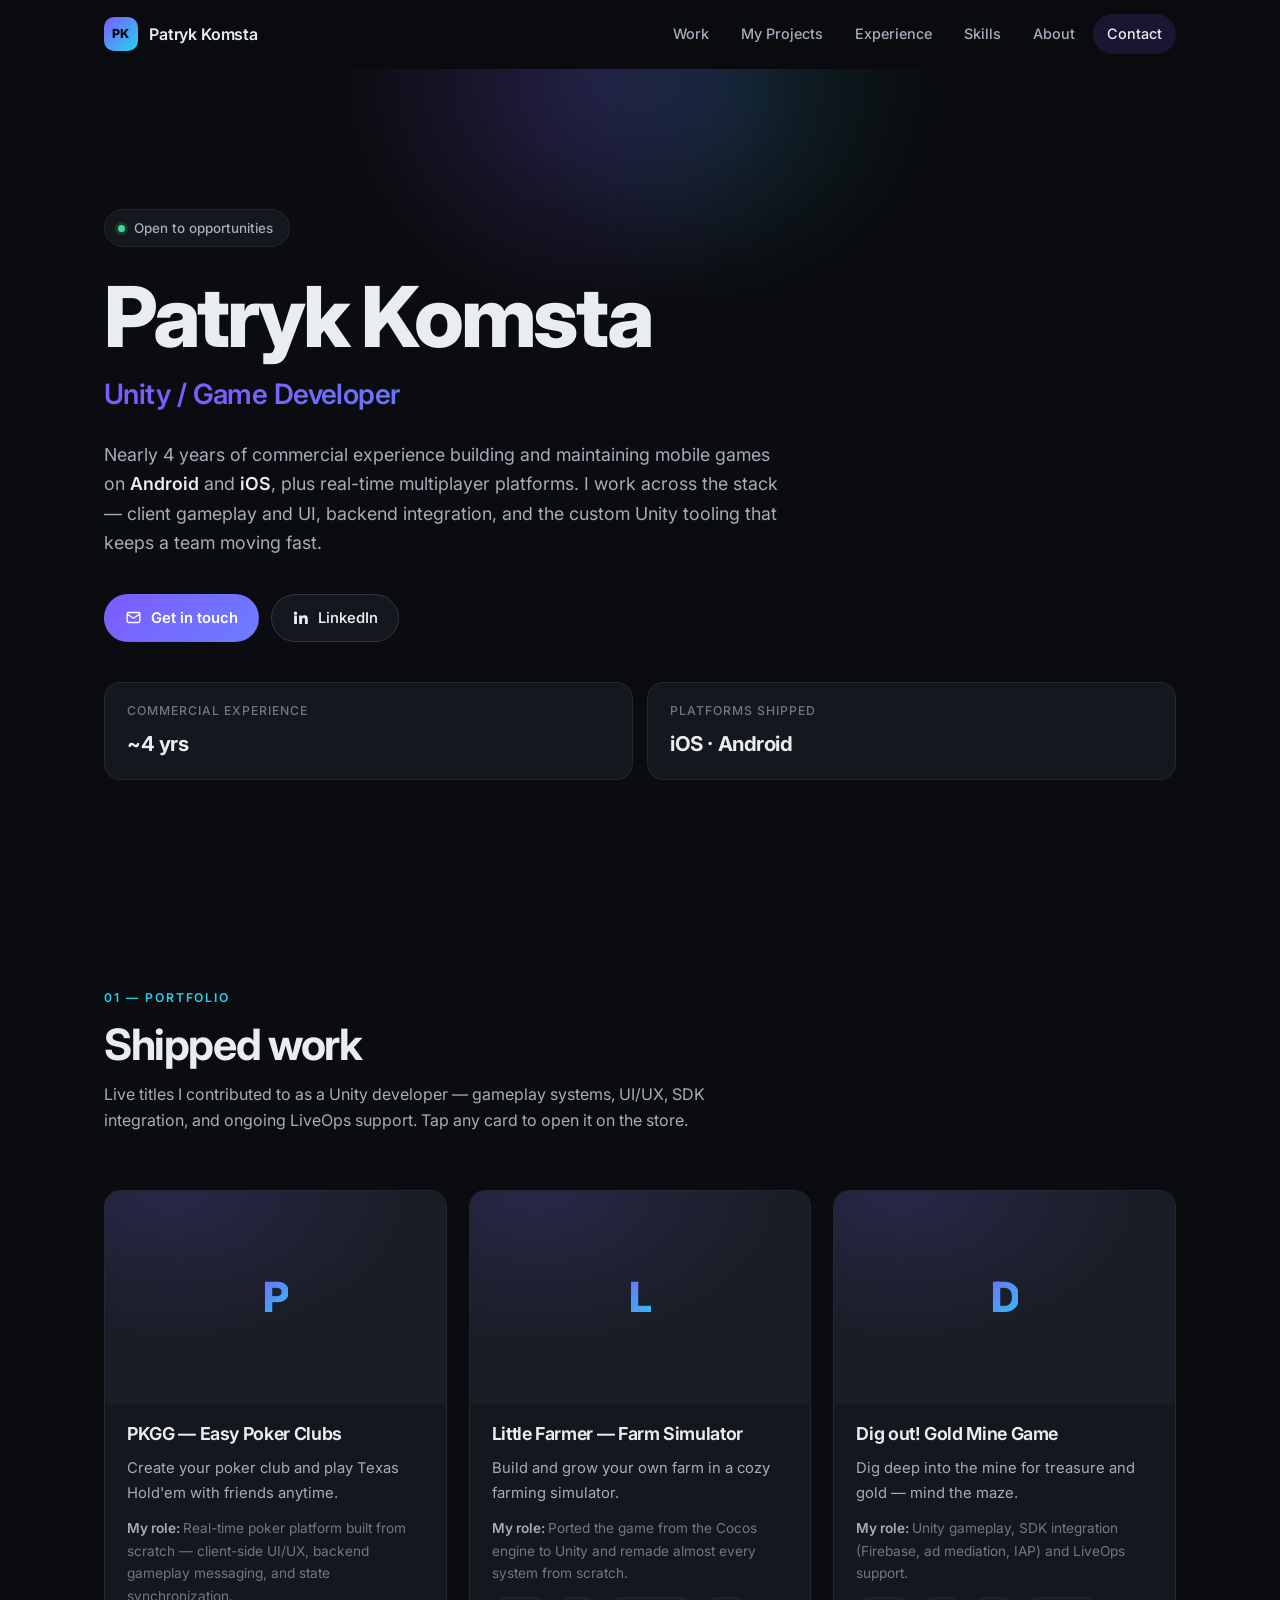
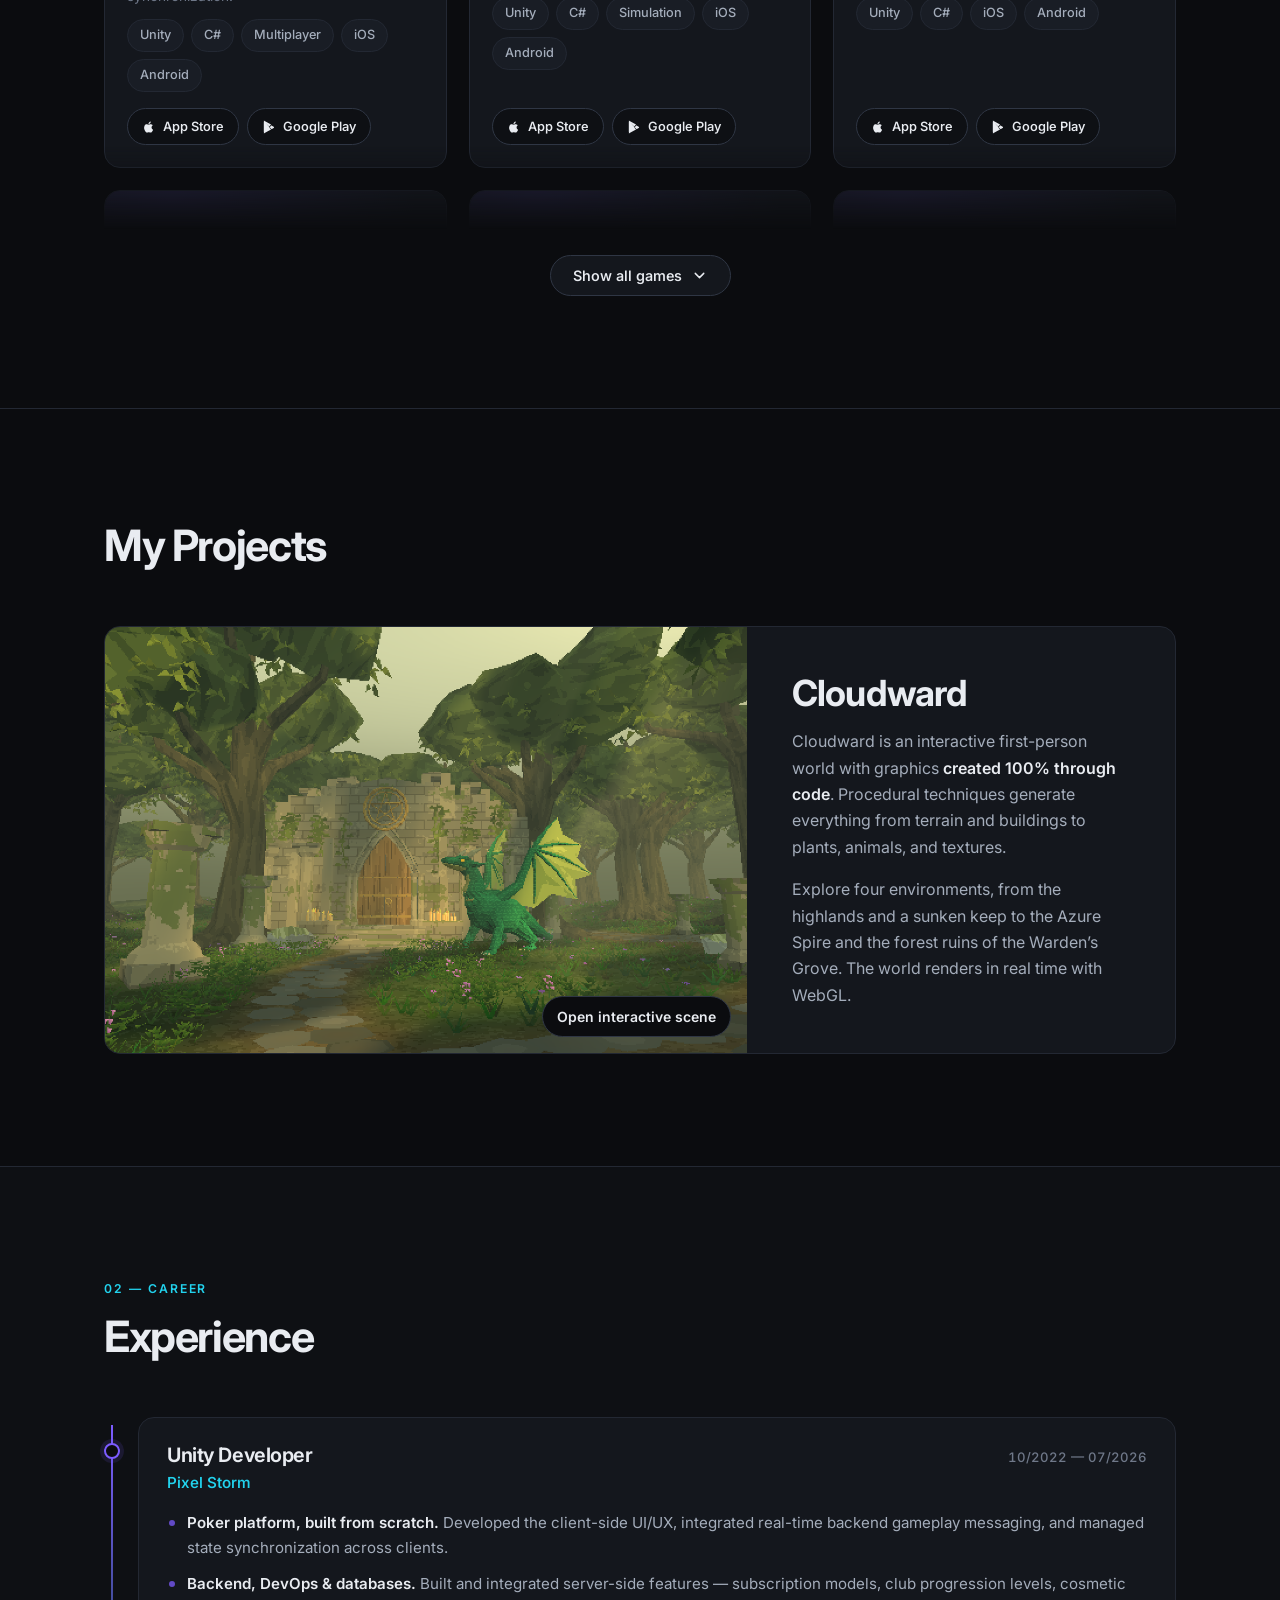
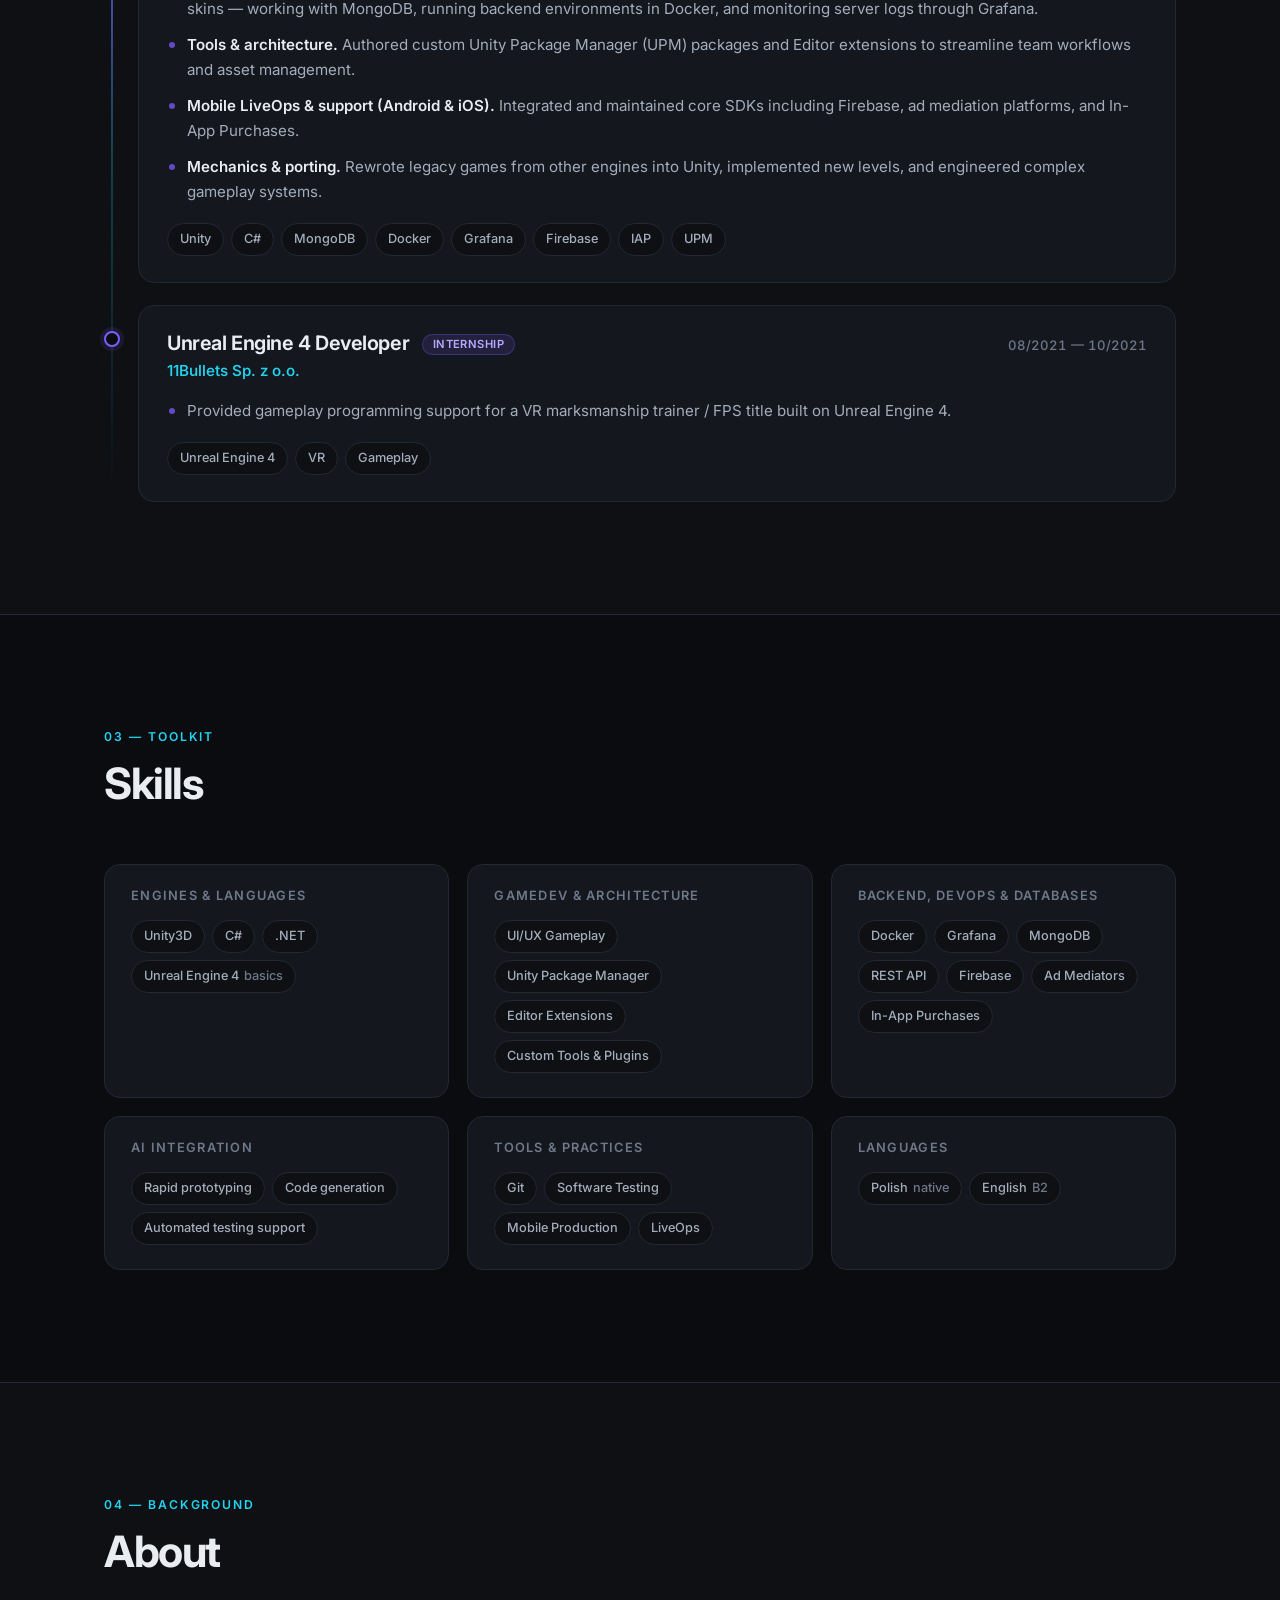
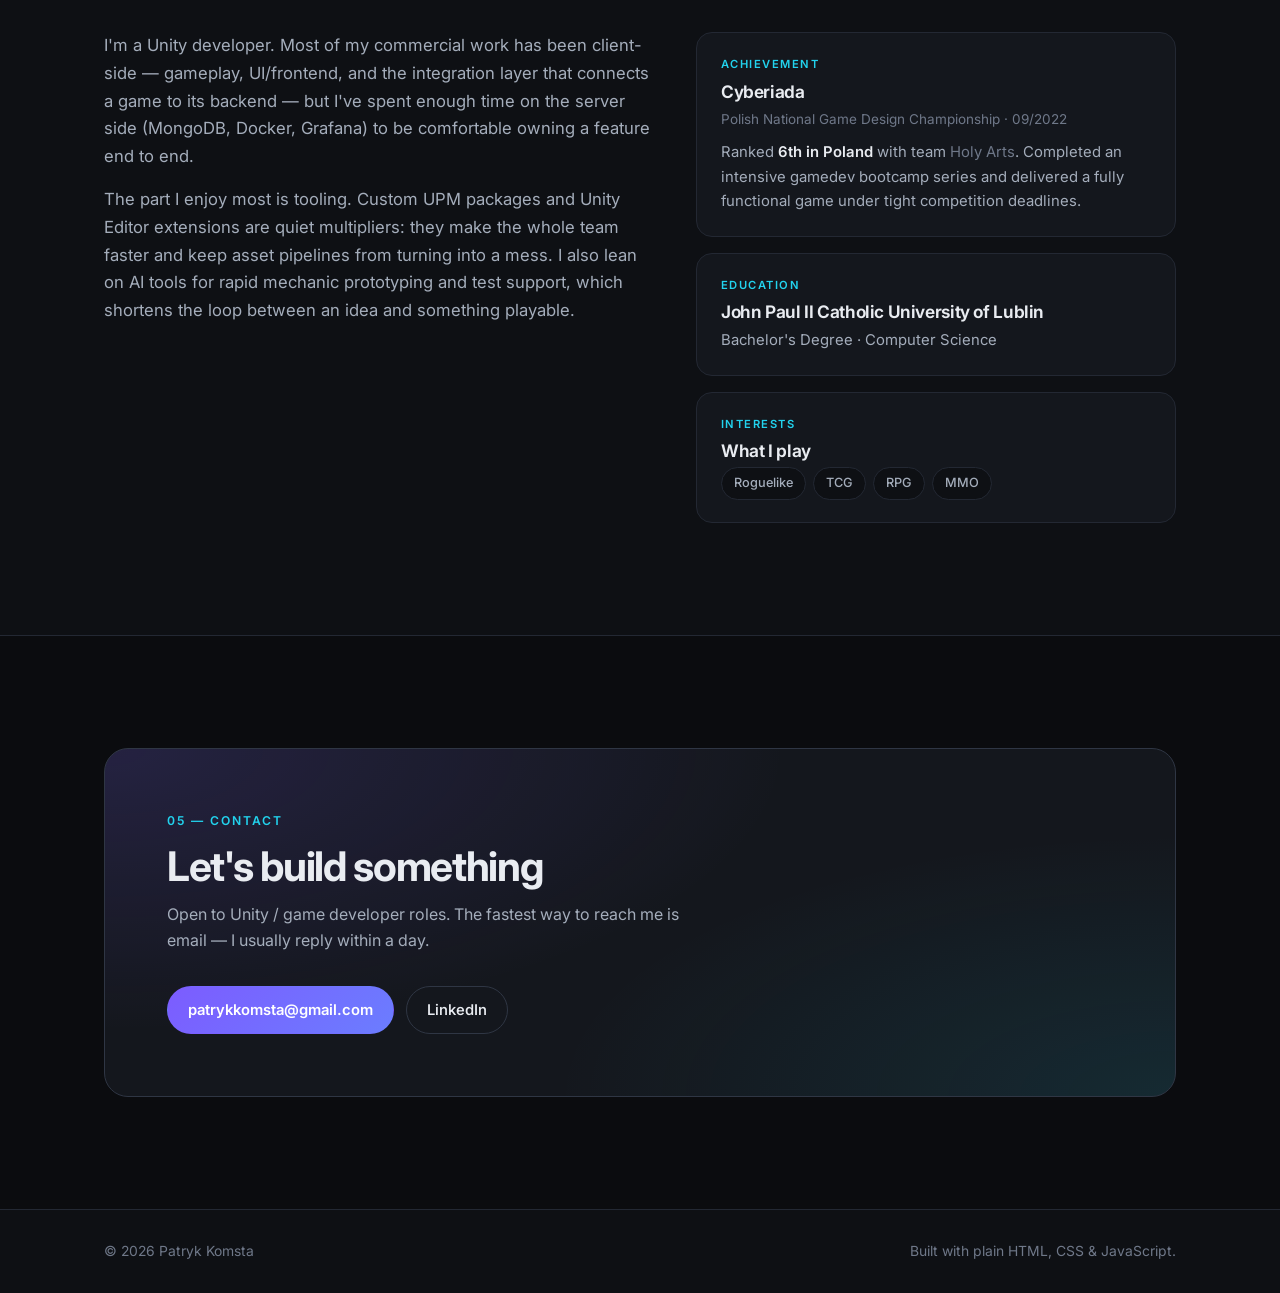
<file: index.html>
<!DOCTYPE html>
<html lang="en">
<head>
<meta charset="utf-8">
<meta name="viewport" content="width=device-width, initial-scale=1">
<title>Patryk Komsta — Unity / Game Developer</title>
<meta name="description" content="Unity / Game Developer with ~4 years of commercial experience shipping mobile games on Android and iOS, real-time multiplayer platforms, and custom Unity tooling.">
<meta name="author" content="Patryk Komsta">
<meta name="theme-color" content="#0b0c0f">

<meta property="og:type" content="website">
<meta property="og:title" content="Patryk Komsta — Unity / Game Developer">
<meta property="og:description" content="Mobile games on Android & iOS, real-time multiplayer platforms, custom Unity tooling.">
<meta property="og:url" content="https://pkomsta.github.io/Portfolio/">
<meta name="twitter:card" content="summary_large_image">

<link rel="preconnect" href="https://fonts.googleapis.com">
<link rel="preconnect" href="https://fonts.gstatic.com" crossorigin>
<link href="https://fonts.googleapis.com/css2?family=Inter:wght@400;500;600;700;800&display=swap" rel="stylesheet">
<link rel="stylesheet" href="assets/css/styles.css">
</head>
<body>
<a class="skip-link" href="#main">Skip to content</a>

<header class="site-header" id="siteHeader">
  <div class="wrap header-inner">
    <a class="brand" href="#top">
      <span class="brand-mark" aria-hidden="true">PK</span>
      <span class="brand-text">Patryk Komsta</span>
    </a>
    <nav class="nav" aria-label="Section navigation">
      <a href="#work">Work</a>
      <a href="#projects">My Projects</a>
      <a href="#experience">Experience</a>
      <a href="#skills">Skills</a>
      <a href="#about">About</a>
      <a href="#contact">Contact</a>
    </nav>
    <button class="nav-toggle" id="navToggle" aria-expanded="false" aria-controls="siteHeader" aria-label="Toggle navigation">
      <span></span><span></span><span></span>
    </button>
  </div>
</header>

<main id="main">

  <!-- ── Hero ─────────────────────────────────────────────── -->
  <section class="hero" id="top">
    <div class="hero-glow" aria-hidden="true"></div>
    <div class="wrap hero-inner">
      <p class="eyebrow reveal">
        <span class="status-dot" aria-hidden="true"></span>
        Open to opportunities
      </p>
      <h1 class="reveal">Patryk&nbsp;Komsta</h1>
      <p class="role reveal">Unity&nbsp;/ Game Developer</p>
      <p class="lede reveal">
        Nearly 4 years of commercial experience building and maintaining mobile games on
        <strong>Android</strong> and <strong>iOS</strong>, plus real-time multiplayer platforms.
        I work across the stack — client gameplay and UI, backend integration, and the custom
        Unity tooling that keeps a team moving fast.
      </p>

      <div class="cta-row reveal">
        <a class="btn btn-primary" href="mailto:patrykkomsta@gmail.com">
          <svg viewBox="0 0 24 24" aria-hidden="true"><path d="M3 7l9 6 9-6M3 7v10a2 2 0 002 2h14a2 2 0 002-2V7a2 2 0 00-2-2H5a2 2 0 00-2 2z"/></svg>
          Get in touch
        </a>
        <a class="btn" href="https://www.linkedin.com/in/patryk-komsta-7942a824a" target="_blank" rel="noopener noreferrer">
          <svg class="glyph" viewBox="0 0 24 24" aria-hidden="true"><path d="M4.98 3.5a2.5 2.5 0 11-.02 5 2.5 2.5 0 01.02-5zM3 9h4v12H3zM10 9h3.8v1.7h.05A4.2 4.2 0 0117.6 8.7c4 0 4.7 2.5 4.7 5.9V21h-4v-5.6c0-1.4 0-3.1-1.9-3.1s-2.2 1.5-2.2 3V21h-4z"/></svg>
          LinkedIn
        </a>
      </div>

      <dl class="stats reveal">
        <div class="stat"><dt>Commercial experience</dt><dd>~4 yrs</dd></div>
        <div class="stat"><dt>Platforms shipped</dt><dd>iOS · Android</dd></div>
      </dl>
    </div>
  </section>

  <!-- ── Shipped work ─────────────────────────────────────── -->
  <section class="section" id="work">
    <div class="wrap">
      <header class="section-head reveal">
        <span class="section-kicker">01 — Portfolio</span>
        <h2>Shipped work</h2>
        <p class="section-sub">
          Live titles I contributed to as a Unity developer — gameplay systems, UI/UX,
          SDK integration, and ongoing LiveOps support. Tap any card to open it on the store.
        </p>
      </header>

      <div class="app-showcase is-collapsed" id="appShowcase">
        <div class="app-grid" id="appGrid">
          <!-- Rendered from assets/js/apps.js -->
        </div>
      </div>

      <div class="showcase-toggle-wrap" id="showcaseToggleWrap" hidden>
        <button class="showcase-toggle" id="showcaseToggle" type="button" aria-expanded="false" aria-controls="appGrid">
          <span class="toggle-label">Show all games</span>
          <svg class="toggle-chevron" viewBox="0 0 24 24" aria-hidden="true"><path d="M6 9l6 6 6-6"/></svg>
        </button>
      </div>

      <p class="grid-empty" id="gridEmpty" hidden>
        No apps listed yet — add entries to <code>assets/js/apps.js</code>.
      </p>
    </div>
  </section>

  <!-- ── Personal projects ────────────────────────────────── -->
  <section class="section projects" id="projects" aria-labelledby="projectsTitle">
    <div class="wrap">
      <header class="section-head">
        <h2 id="projectsTitle">My Projects</h2>
      </header>

      <article class="project-card">
        <a class="project-preview" href="projects/cloudward/index.html?map=grove" aria-label="Open the interactive Cloudward scene">
          <img src="projects/cloudward/preview.png" width="1100" height="730" loading="lazy" decoding="async"
               alt="An emerald dragon stands beside candlelit abbey ruins in a forest">
          <span class="project-action">Open interactive scene</span>
        </a>
        <div class="project-body">
          <h3>Cloudward</h3>
          <p>
            Cloudward is an interactive first-person world with graphics <strong>created 100% through code</strong>.
            Procedural techniques generate everything from terrain and buildings to plants, animals, and textures.
          </p>
          <p>Explore four environments, from the highlands and a sunken keep to the Azure Spire and the forest ruins of the Warden’s Grove. The world renders in real time with WebGL.</p>
        </div>
      </article>
    </div>
  </section>

  <!-- ── Experience ───────────────────────────────────────── -->
  <section class="section section-alt" id="experience">
    <div class="wrap">
      <header class="section-head reveal">
        <span class="section-kicker">02 — Career</span>
        <h2>Experience</h2>
      </header>

      <ol class="timeline">
        <li class="tl-item reveal">
          <div class="tl-marker" aria-hidden="true"></div>
          <div class="tl-card">
            <div class="tl-top">
              <div>
                <h3>Unity Developer</h3>
                <p class="tl-company">Pixel Storm</p>
              </div>
              <span class="tl-date">10/2022 — 07/2026</span>
            </div>
            <ul class="tl-points">
              <li><strong>Poker platform, built from scratch.</strong> Developed the client-side UI/UX, integrated real-time backend gameplay messaging, and managed state synchronization across clients.</li>
              <li><strong>Backend, DevOps &amp; databases.</strong> Built and integrated server-side features — subscription models, club progression levels, cosmetic skins — working with MongoDB, running backend environments in Docker, and monitoring server logs through Grafana.</li>
              <li><strong>Tools &amp; architecture.</strong> Authored custom Unity Package Manager (UPM) packages and Editor extensions to streamline team workflows and asset management.</li>
              <li><strong>Mobile LiveOps &amp; support (Android &amp; iOS).</strong> Integrated and maintained core SDKs including Firebase, ad mediation platforms, and In-App Purchases.</li>
              <li><strong>Mechanics &amp; porting.</strong> Rewrote legacy games from other engines into Unity, implemented new levels, and engineered complex gameplay systems.</li>
            </ul>
            <div class="chips">
              <span class="chip">Unity</span><span class="chip">C#</span><span class="chip">MongoDB</span>
              <span class="chip">Docker</span><span class="chip">Grafana</span><span class="chip">Firebase</span>
              <span class="chip">IAP</span><span class="chip">UPM</span>
            </div>
          </div>
        </li>

        <li class="tl-item reveal">
          <div class="tl-marker" aria-hidden="true"></div>
          <div class="tl-card">
            <div class="tl-top">
              <div>
                <h3>Unreal Engine 4 Developer <span class="tag-soft">Internship</span></h3>
                <p class="tl-company">11Bullets Sp. z o.o.</p>
              </div>
              <span class="tl-date">08/2021 — 10/2021</span>
            </div>
            <ul class="tl-points">
              <li>Provided gameplay programming support for a VR marksmanship trainer / FPS title built on Unreal Engine 4.</li>
            </ul>
            <div class="chips">
              <span class="chip">Unreal Engine 4</span><span class="chip">VR</span><span class="chip">Gameplay</span>
            </div>
          </div>
        </li>
      </ol>
    </div>
  </section>

  <!-- ── Skills ───────────────────────────────────────────── -->
  <section class="section" id="skills">
    <div class="wrap">
      <header class="section-head reveal">
        <span class="section-kicker">03 — Toolkit</span>
        <h2>Skills</h2>
      </header>

      <div class="skill-grid">
        <article class="skill-card reveal">
          <h3>Engines &amp; Languages</h3>
          <div class="chips">
            <span class="chip">Unity3D</span><span class="chip">C#</span>
            <span class="chip">.NET</span><span class="chip">Unreal Engine 4 <em>basics</em></span>
          </div>
        </article>

        <article class="skill-card reveal">
          <h3>Gamedev &amp; Architecture</h3>
          <div class="chips">
            <span class="chip">UI/UX Gameplay</span><span class="chip">Unity Package Manager</span>
            <span class="chip">Editor Extensions</span><span class="chip">Custom Tools &amp; Plugins</span>
          </div>
        </article>

        <article class="skill-card reveal">
          <h3>Backend, DevOps &amp; Databases</h3>
          <div class="chips">
            <span class="chip">Docker</span><span class="chip">Grafana</span><span class="chip">MongoDB</span>
            <span class="chip">REST API</span><span class="chip">Firebase</span>
            <span class="chip">Ad Mediators</span><span class="chip">In-App Purchases</span>
          </div>
        </article>

        <article class="skill-card reveal">
          <h3>AI Integration</h3>
          <div class="chips">
            <span class="chip">Rapid prototyping</span><span class="chip">Code generation</span>
            <span class="chip">Automated testing support</span>
          </div>
        </article>

        <article class="skill-card reveal">
          <h3>Tools &amp; Practices</h3>
          <div class="chips">
            <span class="chip">Git</span><span class="chip">Software Testing</span>
            <span class="chip">Mobile Production</span><span class="chip">LiveOps</span>
          </div>
        </article>

        <article class="skill-card reveal">
          <h3>Languages</h3>
          <div class="chips">
            <span class="chip">Polish <em>native</em></span><span class="chip">English <em>B2</em></span>
          </div>
        </article>
      </div>
    </div>
  </section>

  <!-- ── About ────────────────────────────────────────────── -->
  <section class="section section-alt" id="about">
    <div class="wrap">
      <header class="section-head reveal">
        <span class="section-kicker">04 — Background</span>
        <h2>About</h2>
      </header>

      <div class="about-grid">
        <div class="about-main reveal">
          <p>
            I'm a Unity developer. Most of my commercial work has been
            client-side — gameplay, UI/frontend, and the integration layer that connects a game
            to its backend — but I've spent enough time on the server side (MongoDB, Docker,
            Grafana) to be comfortable owning a feature end to end.
          </p>
          <p>
            The part I enjoy most is tooling. Custom UPM packages and Unity Editor extensions
            are quiet multipliers: they make the whole team faster and keep asset pipelines from
            turning into a mess. I also lean on AI tools for rapid mechanic prototyping and
            test support, which shortens the loop between an idea and something playable.
          </p>
        </div>

        <aside class="about-side">
          <article class="info-card reveal">
            <span class="info-kicker">Achievement</span>
            <h3>Cyberiada</h3>
            <p class="info-meta">Polish National Game Design Championship · 09/2022</p>
            <p>
              Ranked <strong>6th in Poland</strong> with team <em>Holy Arts</em>. Completed an
              intensive gamedev bootcamp series and delivered a fully functional game under
              tight competition deadlines.
            </p>
          </article>

          <article class="info-card reveal">
            <span class="info-kicker">Education</span>
            <h3>John Paul II Catholic University of Lublin</h3>
            <p class="info-meta">Bachelor's Degree · Computer Science</p>
          </article>

          <article class="info-card reveal">
            <span class="info-kicker">Interests</span>
            <h3>What I play</h3>
            <div class="chips">
              <span class="chip">Roguelike</span><span class="chip">TCG</span>
              <span class="chip">RPG</span><span class="chip">MMO</span>
            </div>
          </article>
        </aside>
      </div>
    </div>
  </section>

  <!-- ── Contact ──────────────────────────────────────────── -->
  <section class="section contact" id="contact">
    <div class="wrap">
      <div class="contact-card reveal">
        <span class="section-kicker">05 — Contact</span>
        <h2>Let's build something</h2>
        <p>
          Open to Unity / game developer roles. The fastest way to reach me is email —
          I usually reply within a day.
        </p>
        <div class="cta-row">
          <a class="btn btn-primary" href="mailto:patrykkomsta@gmail.com">patrykkomsta@gmail.com</a>
          <a class="btn" href="https://www.linkedin.com/in/patryk-komsta-7942a824a" target="_blank" rel="noopener noreferrer">LinkedIn</a>
        </div>
      </div>
    </div>
  </section>
</main>

<footer class="site-footer">
  <div class="wrap footer-inner">
    <p>© <span id="year">2026</span> Patryk Komsta</p>
    <p class="footer-note">Built with plain HTML, CSS &amp; JavaScript.</p>
  </div>
</footer>

<script src="assets/js/apps.js"></script>
<script src="assets/js/main.js"></script>
</body>
</html>
</file>
<file: assets/css/styles.css>
/* ============================================================
   Patryk Komsta — Portfolio
   ============================================================ */

:root {
  --bg:            #0b0c0f;
  --bg-alt:        #0e1014;
  --surface:       #14171d;
  --surface-hi:    #191d25;
  --border:        #232833;
  --border-hi:     #2f3644;

  --text:          #e9ecf1;
  --text-dim:      #a4adbb;
  --text-faint:    #6f7889;

  --accent:        #7c5cff;
  --accent-2:      #22d3ee;
  --accent-soft:   rgba(124, 92, 255, 0.14);

  --radius:        16px;
  --radius-sm:     10px;
  --radius-pill:   999px;

  --shadow:        0 1px 2px rgba(0,0,0,.4), 0 8px 28px rgba(0,0,0,.35);
  --shadow-hi:     0 1px 2px rgba(0,0,0,.5), 0 18px 48px rgba(0,0,0,.5);

  --wrap:          1120px;
  --ease:          cubic-bezier(.22,.61,.36,1);

  --font: "Inter", ui-sans-serif, system-ui, -apple-system, "Segoe UI", Roboto,
          "Helvetica Neue", Arial, sans-serif;
}

*, *::before, *::after { box-sizing: border-box; }

html {
  scroll-behavior: smooth;
  scroll-padding-top: 88px;
  -webkit-text-size-adjust: 100%;
}

body {
  margin: 0;
  background: var(--bg);
  color: var(--text);
  font-family: var(--font);
  font-size: 16px;
  line-height: 1.65;
  -webkit-font-smoothing: antialiased;
  -moz-osx-font-smoothing: grayscale;
  overflow-x: hidden;
}

h1, h2, h3 { line-height: 1.15; letter-spacing: -0.022em; margin: 0; font-weight: 700; }
p { margin: 0 0 1rem; }
a { color: inherit; }
strong { color: var(--text); font-weight: 600; }
em { font-style: normal; color: var(--text-faint); }
code {
  font-family: ui-monospace, SFMono-Regular, "SF Mono", Menlo, Consolas, monospace;
  font-size: .875em;
  background: var(--surface-hi);
  border: 1px solid var(--border);
  border-radius: 6px;
  padding: .15em .4em;
}

.wrap {
  width: 100%;
  max-width: var(--wrap);
  margin-inline: auto;
  padding-inline: 24px;
}

.skip-link {
  position: absolute;
  left: -9999px;
  top: 12px;
  z-index: 200;
  background: var(--accent);
  color: #fff;
  padding: 10px 18px;
  border-radius: var(--radius-sm);
  font-weight: 600;
  text-decoration: none;
}
.skip-link:focus { left: 24px; }

:focus-visible {
  outline: 2px solid var(--accent-2);
  outline-offset: 3px;
  border-radius: 4px;
}

/* ── Header ─────────────────────────────────────────────── */

.site-header {
  position: sticky;
  top: 0;
  z-index: 100;
  background: rgba(11, 12, 15, 0.72);
  backdrop-filter: blur(14px) saturate(180%);
  -webkit-backdrop-filter: blur(14px) saturate(180%);
  border-bottom: 1px solid transparent;
  transition: border-color .3s var(--ease), background .3s var(--ease);
}
.site-header.is-scrolled {
  border-bottom-color: var(--border);
  background: rgba(11, 12, 15, 0.88);
}

.header-inner {
  display: flex;
  align-items: center;
  justify-content: space-between;
  gap: 20px;
  min-height: 68px;
}

.brand {
  display: inline-flex;
  align-items: center;
  gap: 11px;
  text-decoration: none;
  font-weight: 600;
  letter-spacing: -0.01em;
}
.brand-mark {
  display: grid;
  place-items: center;
  width: 34px; height: 34px;
  border-radius: 10px;
  background: linear-gradient(135deg, var(--accent), var(--accent-2));
  color: #0b0c0f;
  font-size: .78rem;
  font-weight: 800;
  letter-spacing: .02em;
}
.brand-text { color: var(--text); }

.nav { display: flex; gap: 4px; }
.nav a {
  position: relative;
  padding: 8px 14px;
  border-radius: var(--radius-pill);
  font-size: .9rem;
  font-weight: 500;
  color: var(--text-dim);
  text-decoration: none;
  transition: color .2s var(--ease), background .2s var(--ease);
}
.nav a:hover { color: var(--text); background: var(--surface); }
.nav a.is-active { color: var(--text); background: var(--accent-soft); }

.nav-toggle {
  display: none;
  flex-direction: column;
  justify-content: center;
  gap: 5px;
  width: 42px; height: 42px;
  padding: 0 10px;
  background: var(--surface);
  border: 1px solid var(--border);
  border-radius: var(--radius-sm);
  cursor: pointer;
}
.nav-toggle span {
  display: block;
  height: 2px;
  background: var(--text);
  border-radius: 2px;
  transition: transform .25s var(--ease), opacity .2s var(--ease);
}

/* ── Buttons ────────────────────────────────────────────── */

.btn {
  display: inline-flex;
  align-items: center;
  gap: 9px;
  padding: 11px 20px;
  border-radius: var(--radius-pill);
  border: 1px solid var(--border-hi);
  background: var(--surface);
  color: var(--text);
  font-size: .925rem;
  font-weight: 550;
  font-family: inherit;
  text-decoration: none;
  cursor: pointer;
  transition: transform .2s var(--ease), background .2s var(--ease),
              border-color .2s var(--ease), box-shadow .2s var(--ease);
}
.btn:hover {
  transform: translateY(-2px);
  background: var(--surface-hi);
  border-color: #3a4354;
  box-shadow: var(--shadow);
}
.btn svg {
  width: 17px; height: 17px;
  fill: none;
  stroke: currentColor;
  stroke-width: 1.9;
  stroke-linecap: round;
  stroke-linejoin: round;
  flex-shrink: 0;
}
/* Brand glyphs are solid shapes rather than strokes */
.btn svg.glyph { fill: currentColor; stroke: none; }

.btn-primary {
  background: linear-gradient(135deg, var(--accent), #6b7dff);
  border-color: transparent;
  color: #fff;
  font-weight: 600;
}
.btn-primary:hover {
  background: linear-gradient(135deg, #8b6dff, #7a8bff);
  box-shadow: 0 10px 32px rgba(124, 92, 255, .32);
}
.btn-ghost { background: transparent; }

.cta-row {
  display: flex;
  flex-wrap: wrap;
  gap: 12px;
  margin-bottom: 2.5rem;
}

/* ── Hero ───────────────────────────────────────────────── */

.hero {
  position: relative;
  padding: clamp(72px, 12vw, 140px) 0 clamp(56px, 8vw, 96px);
  overflow: hidden;
}
.hero-glow {
  position: absolute;
  top: -340px; left: 50%;
  width: 1000px; height: 700px;
  transform: translateX(-50%);
  background:
    radial-gradient(closest-side, rgba(124, 92, 255, .22), transparent 70%),
    radial-gradient(closest-side, rgba(34, 211, 238, .12), transparent 70%);
  background-position: 30% 40%, 72% 60%;
  background-repeat: no-repeat;
  background-size: 70% 100%, 60% 90%;
  filter: blur(28px);
  pointer-events: none;
}
.hero-inner { position: relative; }

.eyebrow {
  display: inline-flex;
  align-items: center;
  gap: 9px;
  margin: 0 0 22px;
  padding: 7px 16px 7px 13px;
  border: 1px solid var(--border);
  border-radius: var(--radius-pill);
  background: var(--surface);
  color: var(--text-dim);
  font-size: .84rem;
  font-weight: 500;
}
.status-dot {
  width: 7px; height: 7px;
  border-radius: 50%;
  background: #3ddc97;
  box-shadow: 0 0 0 3px rgba(61, 220, 151, .16);
}

.hero h1 {
  font-size: clamp(2.9rem, 8.5vw, 5.25rem);
  font-weight: 800;
  letter-spacing: -0.04em;
  margin-bottom: .35rem;
}
.hero .role {
  font-size: clamp(1.2rem, 3.2vw, 1.75rem);
  font-weight: 600;
  letter-spacing: -0.02em;
  margin-bottom: 1.4rem;
  background: linear-gradient(100deg, var(--accent) 10%, var(--accent-2) 90%);
  -webkit-background-clip: text;
  background-clip: text;
  color: transparent;
}
.hero .lede {
  max-width: 62ch;
  font-size: clamp(1rem, 1.6vw, 1.115rem);
  color: var(--text-dim);
  margin-bottom: 2.25rem;
}

.stats {
  display: flex;
  flex-wrap: wrap;
  gap: 14px;
  margin: 0;
  padding: 0;
}
.stat {
  flex: 1 1 190px;
  padding: 18px 22px;
  background: var(--surface);
  border: 1px solid var(--border);
  border-radius: var(--radius);
}
.stat dt {
  font-size: .765rem;
  font-weight: 500;
  text-transform: uppercase;
  letter-spacing: .08em;
  color: var(--text-faint);
  margin-bottom: 6px;
}
.stat dd {
  margin: 0;
  font-size: 1.28rem;
  font-weight: 700;
  letter-spacing: -0.02em;
}

/* ── Sections ───────────────────────────────────────────── */

.section { padding: clamp(64px, 9vw, 112px) 0; }
.section-alt {
  background: var(--bg-alt);
  border-block: 1px solid var(--border);
}

.section-head { max-width: 66ch; margin-bottom: clamp(36px, 5vw, 56px); }
.section-kicker {
  display: block;
  margin-bottom: 12px;
  font-size: .76rem;
  font-weight: 600;
  text-transform: uppercase;
  letter-spacing: .16em;
  color: var(--accent-2);
}
.section-head h2 {
  font-size: clamp(1.85rem, 4.4vw, 2.7rem);
  font-weight: 700;
  letter-spacing: -0.032em;
  margin-bottom: .7rem;
}
.section-sub { color: var(--text-dim); margin: 0; }

/* ── App showcase grid ──────────────────────────────────── */

.app-showcase { position: relative; }

.app-grid {
  display: grid;
  grid-template-columns: repeat(auto-fill, minmax(288px, 1fr));
  gap: 22px;
}

/* Collapsed: clip to a measured height (set by JS) and fade the peeking
   row so it reads as "there's more below". */
.app-showcase.is-collapsed.has-more .app-grid {
  overflow: hidden;
  -webkit-mask-image: linear-gradient(to bottom, #000 calc(100% - 84px), transparent 100%);
          mask-image: linear-gradient(to bottom, #000 calc(100% - 84px), transparent 100%);
}
.app-showcase.has-more .app-grid {
  transition: max-height .45s var(--ease);
}

.showcase-toggle-wrap {
  display: flex;
  justify-content: center;
  margin-top: 26px;
}
.showcase-toggle {
  display: inline-flex;
  align-items: center;
  gap: 9px;
  padding: 11px 22px;
  border-radius: var(--radius-pill);
  border: 1px solid var(--border-hi);
  background: var(--surface);
  color: var(--text);
  font-family: inherit;
  font-size: .9rem;
  font-weight: 550;
  cursor: pointer;
  transition: transform .2s var(--ease), background .2s var(--ease),
              border-color .2s var(--ease), box-shadow .2s var(--ease);
}
.showcase-toggle:hover {
  transform: translateY(-2px);
  background: var(--surface-hi);
  border-color: #3a4354;
  box-shadow: var(--shadow);
}
.toggle-chevron {
  width: 17px; height: 17px;
  fill: none;
  stroke: currentColor;
  stroke-width: 2;
  stroke-linecap: round;
  stroke-linejoin: round;
  transition: transform .3s var(--ease);
}
.showcase-toggle[aria-expanded="true"] .toggle-chevron { transform: rotate(180deg); }

.app-card {
  display: flex;
  flex-direction: column;
  background: var(--surface);
  border: 1px solid var(--border);
  border-radius: var(--radius);
  overflow: hidden;
  transition: transform .28s var(--ease), border-color .28s var(--ease),
              box-shadow .28s var(--ease);
}
.app-card:hover {
  transform: translateY(-5px);
  border-color: var(--border-hi);
  box-shadow: var(--shadow-hi);
}

.app-media {
  position: relative;
  display: block;
  aspect-ratio: 16 / 10;
  background:
    radial-gradient(120% 120% at 20% 0%, rgba(124,92,255,.16), transparent 60%),
    var(--surface-hi);
  overflow: hidden;
  text-decoration: none;
}
.app-media img {
  width: 100%; height: 100%;
  object-fit: cover;
  display: block;
  transition: transform .5s var(--ease);
}
.app-card:hover .app-media img { transform: scale(1.045); }

/* Fallback tile shown when a remote store image fails to load */
.app-media.is-fallback {
  display: grid;
  place-items: center;
}
.app-fallback {
  font-size: 2.6rem;
  font-weight: 800;
  letter-spacing: -0.04em;
  background: linear-gradient(135deg, var(--accent), var(--accent-2));
  -webkit-background-clip: text;
  background-clip: text;
  color: transparent;
}

.app-body {
  display: flex;
  flex-direction: column;
  flex: 1;
  gap: 12px;
  padding: 20px 22px 22px;
}
.app-title {
  font-size: 1.115rem;
  font-weight: 650;
  letter-spacing: -0.02em;
}
.app-title a { text-decoration: none; }
.app-title a:hover { color: var(--accent-2); }
.app-tagline {
  margin: 0;
  font-size: .925rem;
  color: var(--text-dim);
}
.app-role {
  margin: 0;
  font-size: .855rem;
  color: var(--text-faint);
}
.app-role strong { color: var(--text-dim); font-weight: 600; }

.app-links {
  display: flex;
  flex-wrap: wrap;
  gap: 8px;
  margin-top: auto;
  padding-top: 4px;
}
.store-link {
  display: inline-flex;
  align-items: center;
  gap: 7px;
  padding: 7px 14px;
  border: 1px solid var(--border-hi);
  border-radius: var(--radius-pill);
  background: var(--bg-alt);
  font-size: .8rem;
  font-weight: 550;
  text-decoration: none;
  transition: background .2s var(--ease), border-color .2s var(--ease), color .2s var(--ease);
}
.store-link:hover {
  background: var(--accent-soft);
  border-color: var(--accent);
  color: #fff;
}
.store-link svg { width: 14px; height: 14px; fill: currentColor; flex-shrink: 0; }

.grid-empty {
  padding: 40px;
  text-align: center;
  color: var(--text-faint);
  border: 1px dashed var(--border-hi);
  border-radius: var(--radius);
}

/* ── Chips ──────────────────────────────────────────────── */

.chips { display: flex; flex-wrap: wrap; gap: 7px; }
.chip {
  display: inline-flex;
  align-items: center;
  gap: 5px;
  padding: 5px 12px;
  border: 1px solid var(--border);
  border-radius: var(--radius-pill);
  background: var(--bg-alt);
  font-size: .795rem;
  font-weight: 500;
  color: var(--text-dim);
  white-space: nowrap;
}
.app-body .chip { background: var(--surface-hi); }

/* ── Personal projects ─────────────────────────────────── */

.projects { border-top: 1px solid var(--border); }

.project-card {
  display: grid;
  grid-template-columns: 3fr 2fr;
  align-items: center;
  background: var(--surface);
  border: 1px solid var(--border);
  border-radius: var(--radius);
}

.project-preview {
  position: relative;
  display: block;
  align-self: stretch;
  min-width: 0;
  overflow: hidden;
  border-radius: calc(var(--radius) - 1px) 0 0 calc(var(--radius) - 1px);
}

.project-preview img {
  display: block;
  width: 100%;
  height: 100%;
  object-fit: cover;
  transition: transform .35s var(--ease);
}

.project-action {
  position: absolute;
  right: 16px;
  bottom: 16px;
  padding: 8px 14px;
  border: 1px solid var(--border-hi);
  border-radius: var(--radius-pill);
  background: var(--bg);
  color: var(--text);
  font-size: .875rem;
  font-weight: 600;
  transition: border-color .2s var(--ease), color .2s var(--ease);
}

.project-preview:hover img { transform: scale(1.035); }
.project-preview:hover .project-action,
.project-preview:focus-visible .project-action { border-color: var(--accent-2); color: var(--accent-2); }

.project-body { padding: clamp(24px, 3.5vw, 48px); }
.project-body h3 { font-size: clamp(1.6rem, 3vw, 2.25rem); margin-bottom: 14px; }
.project-body p { color: var(--text-dim); }
.project-body p:last-child { margin-bottom: 0; }

/* ── Timeline ───────────────────────────────────────────── */

.timeline {
  position: relative;
  list-style: none;
  margin: 0;
  padding: 0 0 0 34px;
}
.timeline::before {
  content: "";
  position: absolute;
  left: 7px; top: 8px; bottom: 8px;
  width: 2px;
  background: linear-gradient(180deg, var(--accent), rgba(34,211,238,.25), transparent);
}
.tl-item { position: relative; }
.tl-item + .tl-item { margin-top: 22px; }
.tl-marker {
  position: absolute;
  left: -34px; top: 26px;
  width: 16px; height: 16px;
  border-radius: 50%;
  background: var(--bg);
  border: 2px solid var(--accent);
  box-shadow: 0 0 0 4px rgba(124, 92, 255, .12);
}

.tl-card {
  padding: 26px 28px;
  background: var(--surface);
  border: 1px solid var(--border);
  border-radius: var(--radius);
  transition: border-color .25s var(--ease), box-shadow .25s var(--ease);
}
.tl-card:hover { border-color: var(--border-hi); box-shadow: var(--shadow); }

.tl-top {
  display: flex;
  flex-wrap: wrap;
  align-items: baseline;
  justify-content: space-between;
  gap: 8px 20px;
  margin-bottom: 16px;
}
.tl-top h3 { font-size: 1.24rem; font-weight: 650; }
.tl-company { margin: 3px 0 0; color: var(--accent-2); font-weight: 550; font-size: .95rem; }
.tl-date {
  font-size: .82rem;
  font-weight: 500;
  color: var(--text-faint);
  font-variant-numeric: tabular-nums;
  white-space: nowrap;
}
.tag-soft {
  display: inline-block;
  margin-left: 8px;
  padding: 3px 10px;
  border-radius: var(--radius-pill);
  background: var(--accent-soft);
  border: 1px solid rgba(124,92,255,.3);
  font-size: .7rem;
  font-weight: 600;
  letter-spacing: .04em;
  text-transform: uppercase;
  color: #b9a8ff;
  vertical-align: middle;
}

.tl-points {
  margin: 0 0 18px;
  padding: 0;
  list-style: none;
  display: grid;
  gap: 11px;
}
.tl-points li {
  position: relative;
  padding-left: 20px;
  color: var(--text-dim);
  font-size: .945rem;
}
.tl-points li::before {
  content: "";
  position: absolute;
  left: 2px; top: .62em;
  width: 6px; height: 6px;
  border-radius: 50%;
  background: var(--accent);
  opacity: .75;
}

/* ── Skills ─────────────────────────────────────────────── */

.skill-grid {
  display: grid;
  grid-template-columns: repeat(auto-fit, minmax(290px, 1fr));
  gap: 18px;
}
.skill-card {
  padding: 24px 26px;
  background: var(--surface);
  border: 1px solid var(--border);
  border-radius: var(--radius);
  transition: transform .25s var(--ease), border-color .25s var(--ease);
}
.skill-card:hover { transform: translateY(-3px); border-color: var(--border-hi); }
.skill-card h3 {
  margin-bottom: 16px;
  font-size: .8rem;
  font-weight: 600;
  text-transform: uppercase;
  letter-spacing: .1em;
  color: var(--text-faint);
}

/* ── About ──────────────────────────────────────────────── */

.about-grid {
  display: grid;
  grid-template-columns: minmax(0, 1.15fr) minmax(0, 1fr);
  gap: 40px;
  align-items: start;
}
.about-main p {
  font-size: 1.045rem;
  color: var(--text-dim);
  max-width: 60ch;
}
.about-side { display: grid; gap: 16px; }

.info-card {
  padding: 22px 24px;
  background: var(--surface);
  border: 1px solid var(--border);
  border-radius: var(--radius);
}
.info-kicker {
  display: block;
  margin-bottom: 8px;
  font-size: .7rem;
  font-weight: 600;
  text-transform: uppercase;
  letter-spacing: .13em;
  color: var(--accent-2);
}
.info-card h3 { font-size: 1.08rem; font-weight: 650; margin-bottom: 6px; }
.info-meta {
  margin: 0 0 10px;
  font-size: .845rem;
  color: var(--text-faint);
}
.info-card p:last-child { margin-bottom: 0; font-size: .93rem; color: var(--text-dim); }

/* ── Contact ────────────────────────────────────────────── */

.contact-card {
  position: relative;
  padding: clamp(38px, 6vw, 62px);
  border: 1px solid var(--border-hi);
  border-radius: 24px;
  background:
    radial-gradient(110% 140% at 0% 0%, rgba(124, 92, 255, .16), transparent 58%),
    radial-gradient(100% 130% at 100% 100%, rgba(34, 211, 238, .10), transparent 58%),
    var(--surface);
  overflow: hidden;
}
.contact-card h2 {
  font-size: clamp(1.8rem, 4.2vw, 2.55rem);
  letter-spacing: -0.032em;
  margin-bottom: .7rem;
}
.contact-card p { max-width: 52ch; color: var(--text-dim); margin-bottom: 2rem; }
.contact-card .cta-row { margin-bottom: 0; }

/* ── Footer ─────────────────────────────────────────────── */

.site-footer {
  border-top: 1px solid var(--border);
  padding: 30px 0;
  background: var(--bg-alt);
}
.footer-inner {
  display: flex;
  flex-wrap: wrap;
  gap: 8px 20px;
  align-items: center;
  justify-content: space-between;
}
.site-footer p { margin: 0; font-size: .87rem; color: var(--text-faint); }

/* ── Reveal animation ───────────────────────────────────── */

.reveal {
  opacity: 0;
  transform: translateY(16px);
  transition: opacity .6s var(--ease), transform .6s var(--ease);
}
.reveal.is-visible { opacity: 1; transform: none; }

/* ── Responsive ─────────────────────────────────────────── */

@media (max-width: 900px) {
  .about-grid { grid-template-columns: 1fr; gap: 28px; }
}

@media (max-width: 720px) {
  html { scroll-padding-top: 76px; }
  .nav-toggle { display: flex; }
  .nav {
    position: absolute;
    top: 100%; left: 0; right: 0;
    flex-direction: column;
    gap: 2px;
    padding: 10px 16px 16px;
    background: rgba(11, 12, 15, .97);
    backdrop-filter: blur(14px);
    -webkit-backdrop-filter: blur(14px);
    border-bottom: 1px solid var(--border);
    display: none;
  }
  .site-header.is-open .nav { display: flex; }
  .site-header.is-open .nav-toggle span:nth-child(1) { transform: translateY(7px) rotate(45deg); }
  .site-header.is-open .nav-toggle span:nth-child(2) { opacity: 0; }
  .site-header.is-open .nav-toggle span:nth-child(3) { transform: translateY(-7px) rotate(-45deg); }
  .nav a { padding: 11px 14px; border-radius: var(--radius-sm); }

  .wrap { padding-inline: 18px; }
  .app-grid { grid-template-columns: 1fr; }
  .project-card { grid-template-columns: 1fr; }
  .project-preview { border-radius: calc(var(--radius) - 1px) calc(var(--radius) - 1px) 0 0; }
  .project-preview img { height: auto; }
  .timeline { padding-left: 26px; }
  .tl-marker { left: -26px; }
  .tl-card { padding: 22px 20px; }
  .btn { padding: 10px 17px; font-size: .885rem; }
}

@media (prefers-reduced-motion: reduce) {
  html { scroll-behavior: auto; }
  *, *::before, *::after {
    animation-duration: .001ms !important;
    transition-duration: .001ms !important;
  }
  .reveal { opacity: 1; transform: none; }
}
</file>
